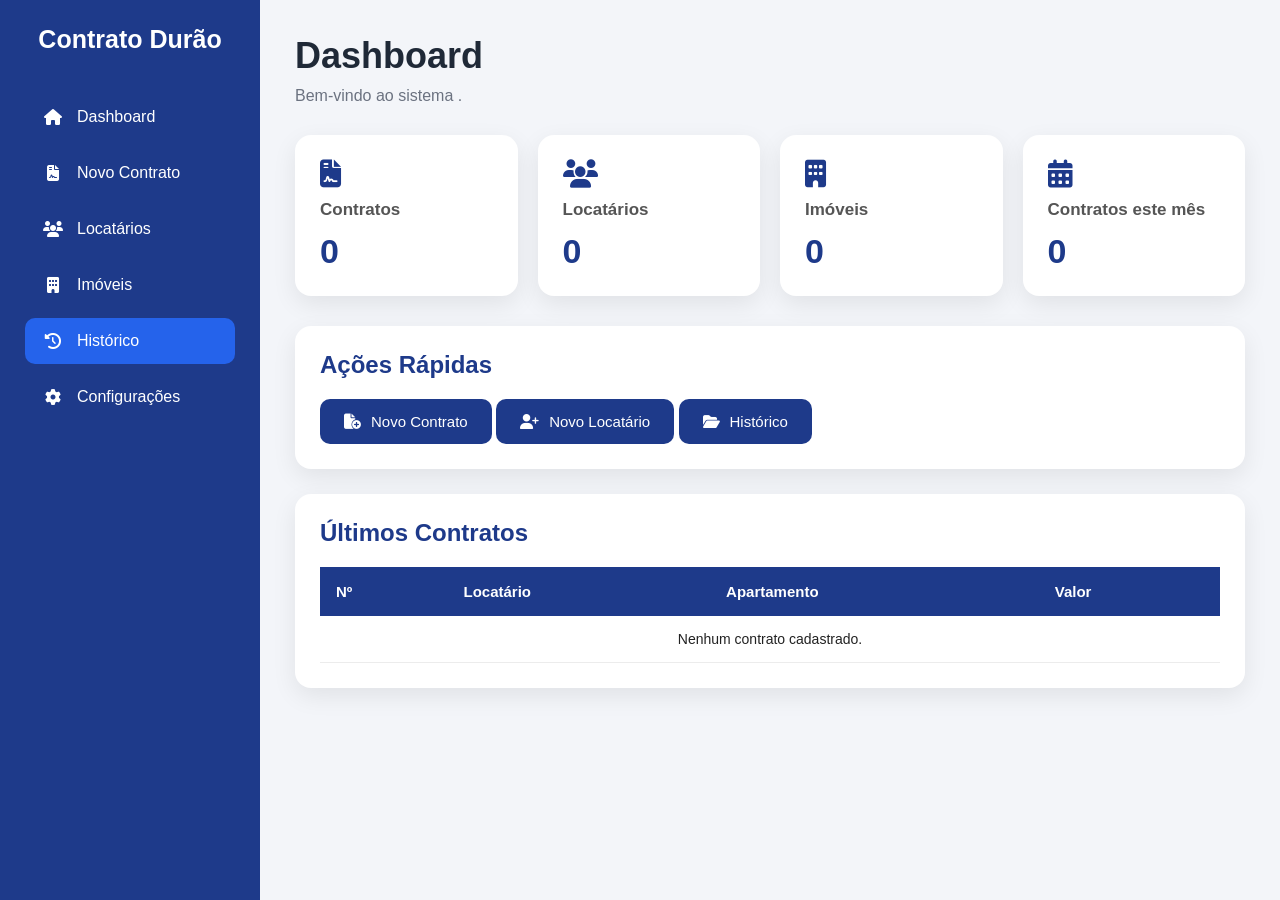
<file: index.html>
<!DOCTYPE html>
<html lang="pt-BR">

<head>
    <meta charset="UTF-8">
    <meta name="viewport" content="width=device-width, initial-scale=1.0">
    <title>Contratos Durão - Dashboard</title>

    <link rel="stylesheet" href="css/style.css">

    <link rel="stylesheet"
        href="https://cdnjs.cloudflare.com/ajax/libs/font-awesome/6.7.2/css/all.min.css">
</head>

<body>

    <button class="menu-toggle" onclick="toggleMenu()">
    <i class="fa-solid fa-bars"></i>
</button>



<div class="sidebar">

        <h2>Contrato Durão</h2>

        <ul>

            <li>
                <a href="index.html">
                    <i class="fa-solid fa-house"></i>
                    Dashboard
                </a>
            </li>

            <li>
                <a href="novo.html">
                    <i class="fa-solid fa-file-contract"></i>
                    Novo Contrato
                </a>
            </li>

            <li>
                <a href="locatarios.html">
                    <i class="fa-solid fa-users"></i>
                    Locatários
                </a>
            </li>

            <li>
    <a href="imoveis.html">
        <i class="fa-solid fa-building"></i>
        Imóveis
    </a>
</li>

<li class="active">
                <a href="historico.html">
                    <i class="fa-solid fa-clock-rotate-left"></i>
                    Histórico
                </a>
            </li>

            <li>
                <a href="configuracoes.html">
                    <i class="fa-solid fa-gear"></i>
                    Configurações
                </a>
            </li>

        </ul>

    </div>




    <div class="overlay" onclick="fecharMenu()"></div>


    <div class="content">

        <h1>Dashboard</h1>

        <p class="subtitle">
            Bem-vindo ao sistema <strong></strong>.
        </p>



        <div class="cards">

            <div class="info-card">
                <i class="fa-solid fa-file-contract"></i>

                <h3>Contratos</h3>

                <span id="totalContratos">0</span>

            </div>

            <div class="info-card">

                <i class="fa-solid fa-users"></i>

                <h3>Locatários</h3>

                <span id="totalLocatarios">0</span>

            </div>

            <div class="info-card">

                <i class="fa-solid fa-building"></i>

                <h3>Imóveis</h3>

                <span id="totalImoveis">0</span>

            </div>

            <div class="info-card">

                <i class="fa-solid fa-calendar-days"></i>

                <h3>Contratos este mês</h3>

                <span id="contratosMes">0</span>

            </div>

        </div>

   

        <div class="card">

            <h2>Ações Rápidas</h2>

            <div class="botoes">

                <a href="novo.html" class="btn">
                    <i class="fa-solid fa-file-circle-plus"></i>
                    Novo Contrato
                </a>

                <a href="locatarios.html" class="btn">
                    <i class="fa-solid fa-user-plus"></i>
                    Novo Locatário
                </a>

                <a href="historico.html" class="btn">
                    <i class="fa-solid fa-folder-open"></i>
                    Histórico
                </a>

            </div>

        </div>



        <div class="card">

            <h2>Últimos Contratos</h2>

            <table>

                <thead>

                    <tr>

                        <th>Nº</th>
                        <th>Locatário</th>
                        <th>Apartamento</th>
                        <th>Valor</th>

                    </tr>

                </thead>

                <tbody id="ultimosContratos">

                    <tr>

                        <td colspan="4" style="text-align:center">

                            Nenhum contrato cadastrado.

                        </td>

                    </tr>

                </tbody>

            </table>

        </div>

    </div>

    <script src="js/script.js"></script>

</body>

</html>
</file>
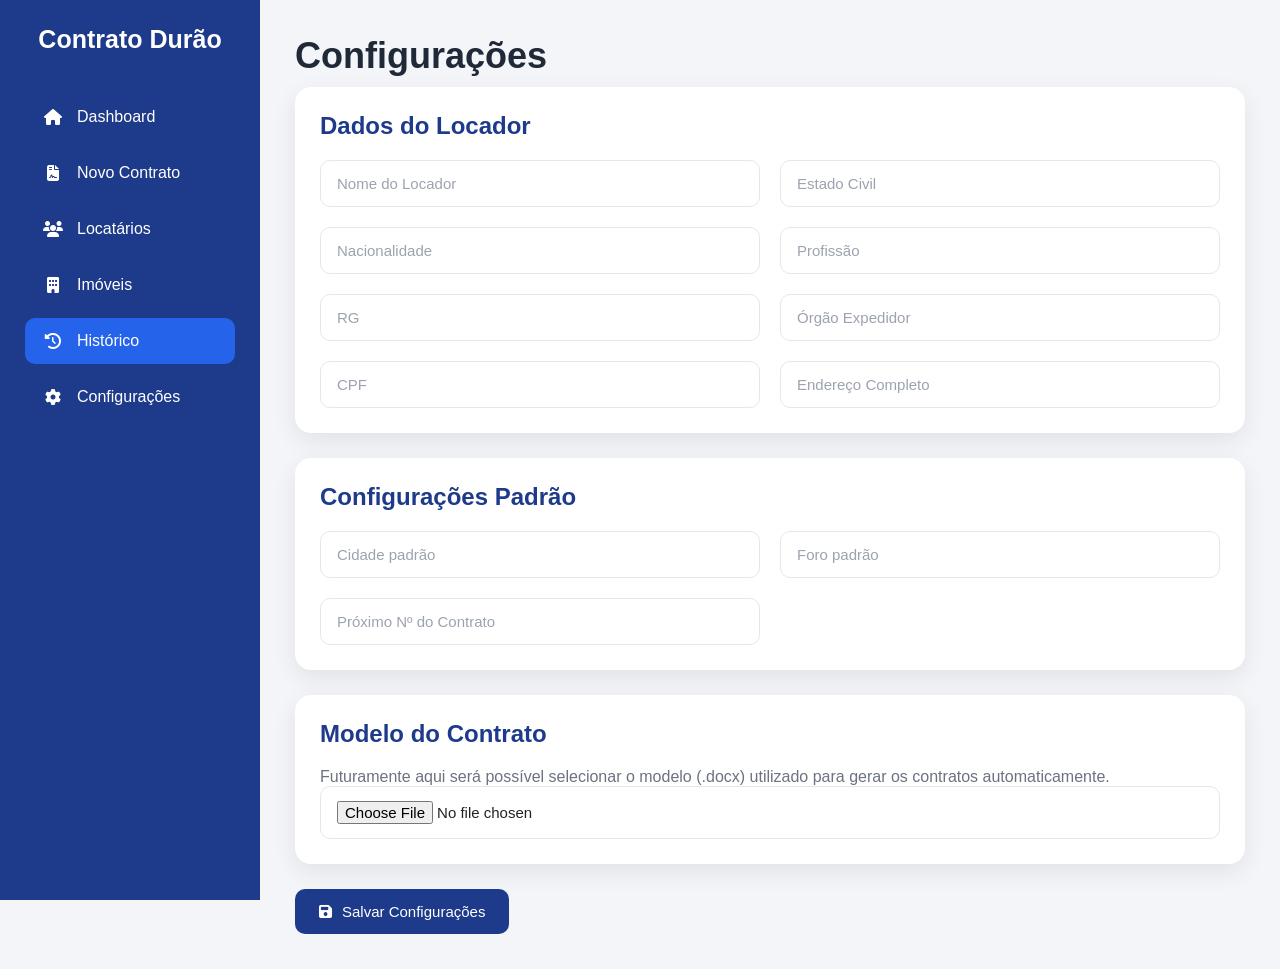
<file: configuracoes.html>
<!DOCTYPE html>
<html lang="pt-BR">

<head>

    <meta charset="UTF-8">
    <meta name="viewport" content="width=device-width, initial-scale=1.0">

    <title>Contrats Durãos - Configurações</title>

    <link rel="stylesheet" href="css/style.css">

    <link rel="stylesheet"
        href="https://cdnjs.cloudflare.com/ajax/libs/font-awesome/6.7.2/css/all.min.css">

</head>

<body>

    <button class="menu-toggle" onclick="toggleMenu()">
    <i class="fa-solid fa-bars"></i>
</button>



<div class="sidebar">

        <h2>Contrato Durão</h2>

        <ul>

            <li>
                <a href="index.html">
                    <i class="fa-solid fa-house"></i>
                    Dashboard
                </a>
            </li>

            <li>
                <a href="novo.html">
                    <i class="fa-solid fa-file-contract"></i>
                    Novo Contrato
                </a>
            </li>

            <li>
                <a href="locatarios.html">
                    <i class="fa-solid fa-users"></i>
                    Locatários
                </a>
            </li>

            <li>
    <a href="imoveis.html">
        <i class="fa-solid fa-building"></i>
        Imóveis
    </a>
</li>

<li class="active">
                <a href="historico.html">
                    <i class="fa-solid fa-clock-rotate-left"></i>
                    Histórico
                </a>
            </li>

            <li>
                <a href="configuracoes.html">
                    <i class="fa-solid fa-gear"></i>
                    Configurações
                </a>
            </li>

        </ul>

    </div>



    <div class="content">

        <h1>Configurações</h1>



        <div class="card">

            <h2>Dados do Locador</h2>

            <div class="grid">

                <input id="locadorNome" placeholder="Nome do Locador">

                <input id="locadorEstadoCivil" placeholder="Estado Civil">

                <input id="locadorNacionalidade" placeholder="Nacionalidade">

                <input id="locadorProfissao" placeholder="Profissão">

                <input id="locadorRG" placeholder="RG">

                <input id="locadorOrgao" placeholder="Órgão Expedidor">

                <input id="locadorCPF" placeholder="CPF">

                <input id="locadorEndereco" placeholder="Endereço Completo">

            </div>

        </div>



        <div class="card">

            <h2>Configurações Padrão</h2>

            <div class="grid">

                <input id="cidadePadrao" placeholder="Cidade padrão">

                <input id="foroPadrao" placeholder="Foro padrão">

                <input id="numeroInicial" type="number" placeholder="Próximo Nº do Contrato">

            </div>

        </div>

   

        <div class="card">

            <h2>Modelo do Contrato</h2>

            <p>

                Futuramente aqui será possível selecionar o modelo (.docx)
                utilizado para gerar os contratos automaticamente.

            </p>

            <input type="file">

        </div>



        <button onclick="salvarConfiguracoes()">

            <i class="fa-solid fa-floppy-disk"></i>

            Salvar Configurações

        </button>

    </div>

    <script src="js/script.js"></script>

</body>

</html>
</file>
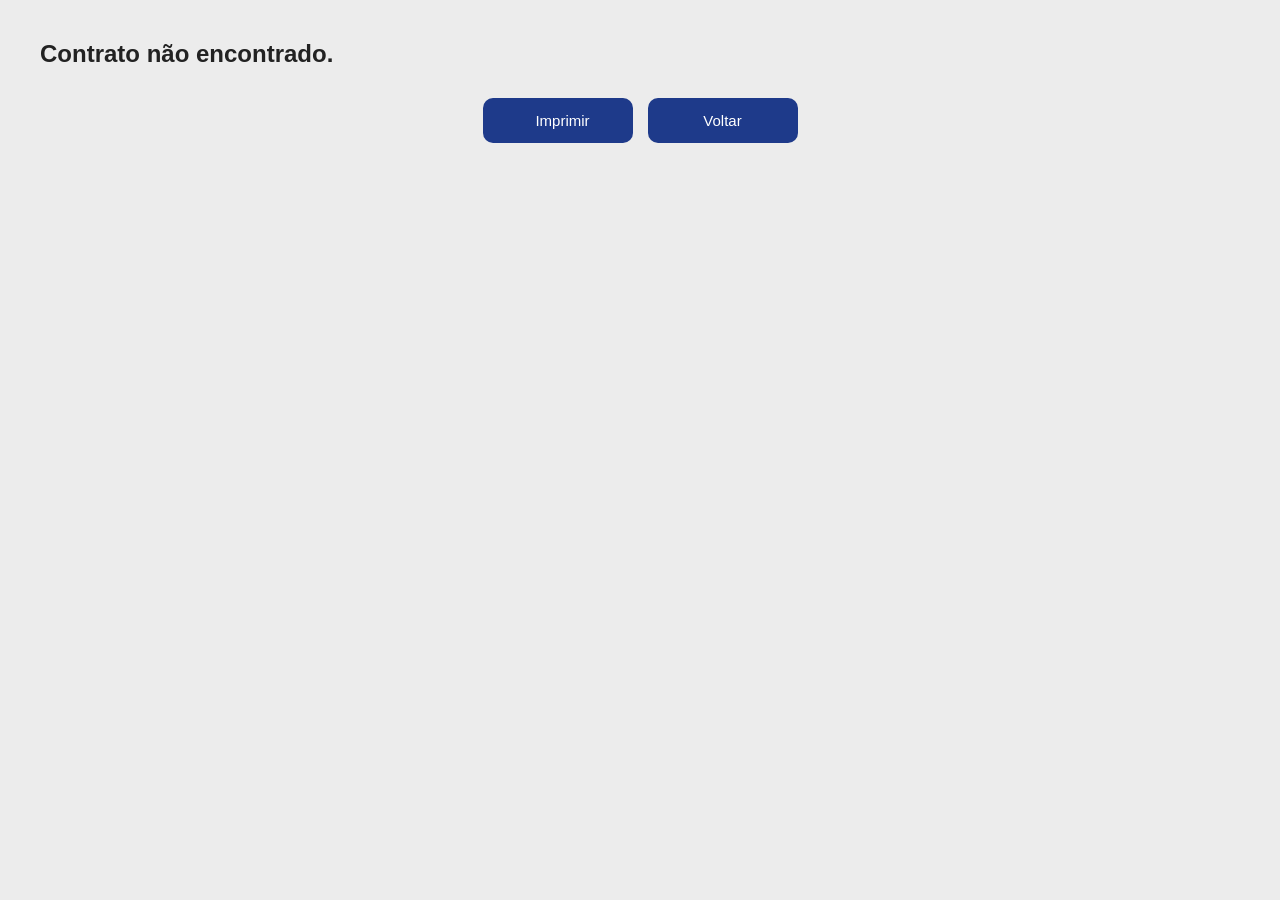
<file: contrato.html>
<!DOCTYPE html>
<html lang="pt-BR">

<head>

    <meta charset="UTF-8">

    <meta name="viewport" content="width=device-width, initial-scale=1.0">

    <title>Contratos</title>

    <link rel="stylesheet" href="css/style.css">

</head>

<body class="pagina-contrato">

    <div id="conteudoContrato"></div>

    <div class="acoes-contrato">

    <button
        class="btn-primary"
        onclick="window.print()">

        <i class="fa-solid fa-print"></i>

        Imprimir

    </button>

    <a href="novo.html">

           <button
        class="btn-secondary"
        onclick="history.back()">

        Voltar

    </button>

    </a>

</div>

    <script src="js/script.js"></script>

</body>

</html>
</file>
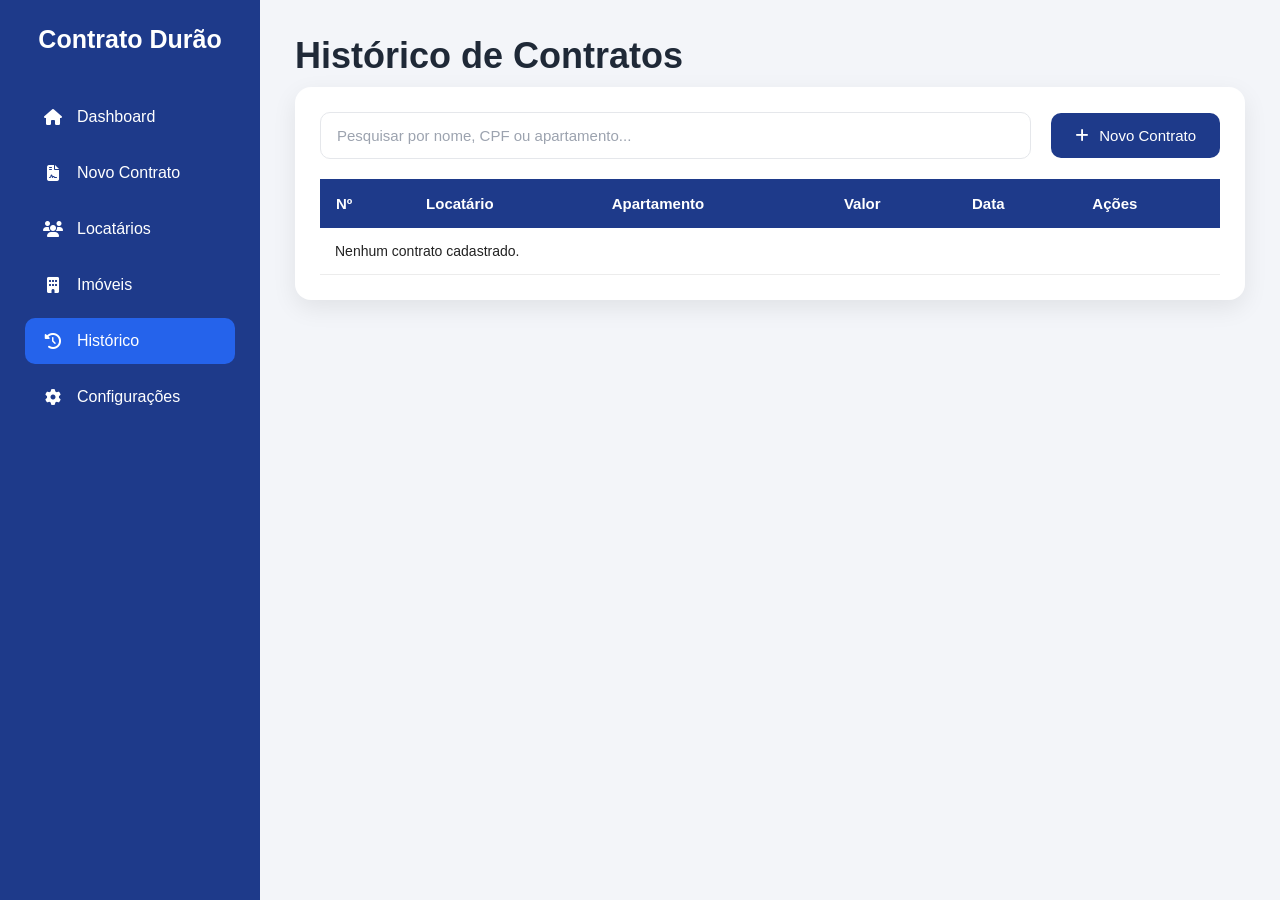
<file: historico.html>
<!DOCTYPE html>
<html lang="pt-BR">

<head>
    <meta charset="UTF-8">
    <meta name="viewport" content="width=device-width, initial-scale=1.0">
    <title>Contrato Durãos - Histórico</title>

    <link rel="stylesheet" href="css/style.css">

    <link rel="stylesheet"
        href="https://cdnjs.cloudflare.com/ajax/libs/font-awesome/6.7.2/css/all.min.css">
</head>

<body>

    <button class="menu-toggle" onclick="toggleMenu()">
    <i class="fa-solid fa-bars"></i>
</button>



    <div class="sidebar">

        <h2>Contrato Durão</h2>

        <ul>

            <li>
                <a href="index.html">
                    <i class="fa-solid fa-house"></i>
                    Dashboard
                </a>
            </li>

            <li>
                <a href="novo.html">
                    <i class="fa-solid fa-file-contract"></i>
                    Novo Contrato
                </a>
            </li>

            <li>
                <a href="locatarios.html">
                    <i class="fa-solid fa-users"></i>
                    Locatários
                </a>
            </li>

            <li>
    <a href="imoveis.html">
        <i class="fa-solid fa-building"></i>
        Imóveis
    </a>
</li>

<li class="active">
                <a href="historico.html">
                    <i class="fa-solid fa-clock-rotate-left"></i>
                    Histórico
                </a>
            </li>

            <li>
                <a href="configuracoes.html">
                    <i class="fa-solid fa-gear"></i>
                    Configurações
                </a>
            </li>

        </ul>

    </div>



    <div class="content">

        <h1>Histórico de Contratos</h1>

        <div class="card">

            <div style="display:flex;justify-content:space-between;align-items:center;margin-bottom:20px;gap:20px;flex-wrap:wrap;">

                <input
                    type="text"
                    id="pesquisaContrato"
                    placeholder="Pesquisar por nome, CPF ou apartamento..."
                    style="flex:1;">

                <a href="novo.html" class="btn">
                    <i class="fa-solid fa-plus"></i>
                    Novo Contrato
                </a>

            </div>

            <table>

                <thead>

                    <tr>

                        <th>Nº</th>
                        <th>Locatário</th>
                        <th>Apartamento</th>
                        <th>Valor</th>
                        <th>Data</th>
                        <th>Ações</th>

                    </tr>

                </thead>

                <tbody id="tabelaHistorico">

                    <tr>

                        <td colspan="6" style="text-align:center">

                            Nenhum contrato encontrado.

                        </td>

                    </tr>

                </tbody>

            </table>

        </div>

    </div>

    <script src="js/script.js"></script>

</body>

</html>
</file>
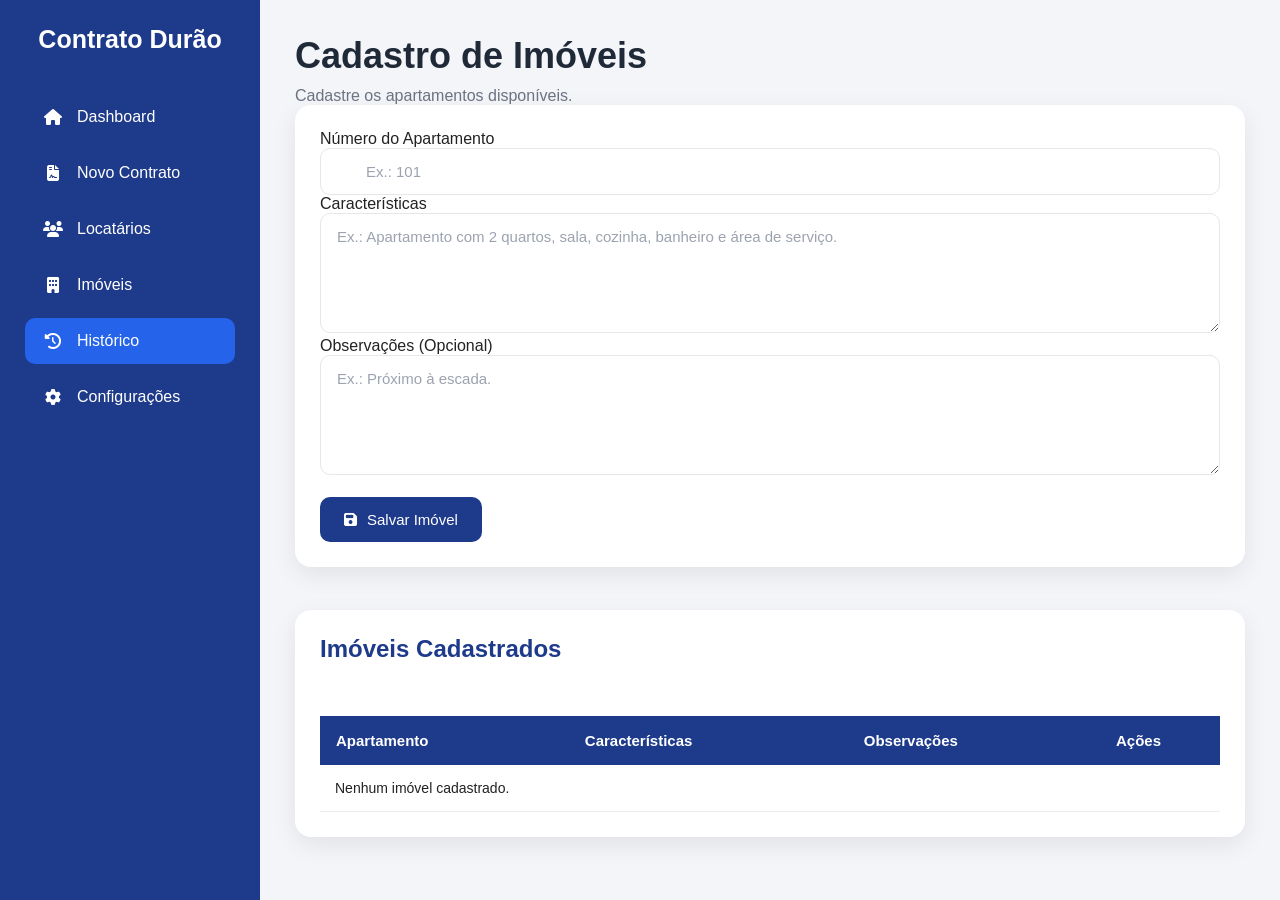
<file: imoveis.html>
<!DOCTYPE html>
<html lang="pt-BR">

<head>

    <meta charset="UTF-8">
    <meta name="viewport" content="width=device-width, initial-scale=1.0">

    <title>Imóveis | Contratos Durão</title>

    <link rel="stylesheet" href="css/style.css">

    <link rel="stylesheet"
        href="https://cdnjs.cloudflare.com/ajax/libs/font-awesome/6.5.2/css/all.min.css">

</head>

<body>

    <button class="menu-toggle" onclick="toggleMenu()">
    <i class="fa-solid fa-bars"></i>
</button>




    <div class="sidebar">

        <h2>Contrato Durão</h2>

        <ul>

            <li>
                <a href="index.html">
                    <i class="fa-solid fa-house"></i>
                    Dashboard
                </a>
            </li>

            <li>
                <a href="novo.html">
                    <i class="fa-solid fa-file-contract"></i>
                    Novo Contrato
                </a>
            </li>

            <li>
                <a href="locatarios.html">
                    <i class="fa-solid fa-users"></i>
                    Locatários
                </a>
            </li>

            <li>
    <a href="imoveis.html">
        <i class="fa-solid fa-building"></i>
        Imóveis
    </a>
</li>

<li class="active">
                <a href="historico.html">
                    <i class="fa-solid fa-clock-rotate-left"></i>
                    Histórico
                </a>
            </li>

            <li>
                <a href="configuracoes.html">
                    <i class="fa-solid fa-gear"></i>
                    Configurações
                </a>
            </li>

        </ul>

    </div>



    <main class="content">

        <div class="page-header">

            <h1>Cadastro de Imóveis</h1>

            <p>Cadastre os apartamentos disponíveis.</p>

        </div>



        <div class="card">

            <div class="form-grid">

                <div class="input-group">

                    <label>Número do Apartamento</label>

                    <input
                        type="text"
                        id="numeroApartamento"
                        placeholder="Ex.: 101">

                </div>

                <div class="input-group">

                    <label>Características</label>

                    <textarea
                        id="caracteristicas"
                        rows="5"
                        placeholder="Ex.: Apartamento com 2 quartos, sala, cozinha, banheiro e área de serviço."></textarea>

                </div>

                <div class="input-group">

                    <label>Observações (Opcional)</label>

                    <textarea
                        id="observacoes"
                        rows="3"
                        placeholder="Ex.: Próximo à escada."></textarea>

                </div>

            </div>

            <br>

            <button class="btn-primary" onclick="salvarImovel()">

                <i class="fa-solid fa-floppy-disk"></i>

                Salvar Imóvel

            </button>

        </div>

        <br>

       

        <div class="card">

            <h2>Imóveis Cadastrados</h2>

            <br>

            <table>

                <thead>

                    <tr>

                        <th>Apartamento</th>

                        <th>Características</th>

                        <th>Observações</th>

                        <th width="120">Ações</th>

                    </tr>

                </thead>

                <tbody id="tabelaImoveis">

                    <tr>

                        <td colspan="4" style="text-align:center">

                            Nenhum imóvel cadastrado.

                        </td>

                    </tr>

                </tbody>

            </table>

        </div>

    </main>

    <script src="js/script.js"></script>

</body>

</html>
</file>
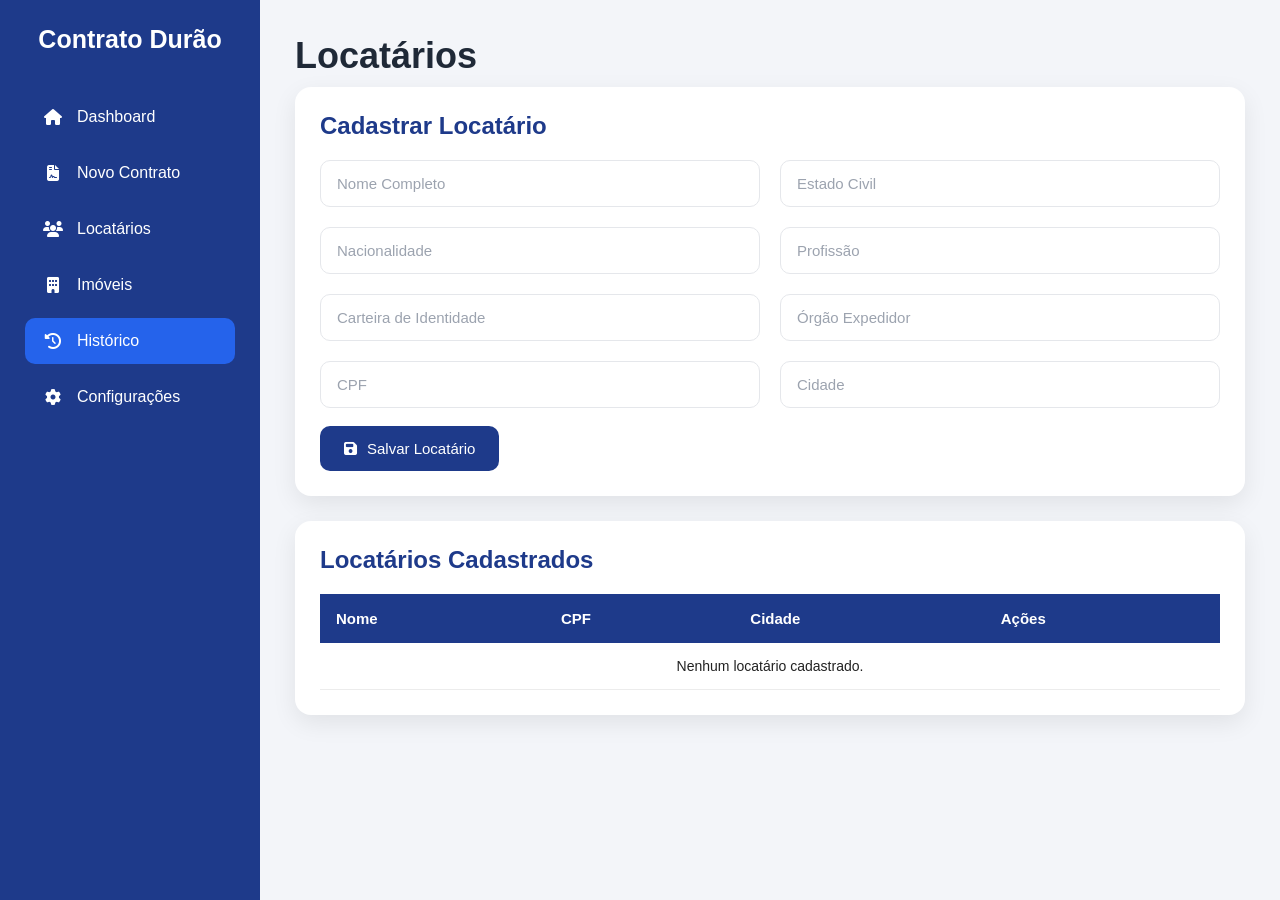
<file: locatarios.html>
<!DOCTYPE html>
<html lang="pt-BR">

<head>
    <meta charset="UTF-8">
    <meta name="viewport" content="width=device-width, initial-scale=1.0">
    <title>Contratos Durão - Locatários</title>

    <link rel="stylesheet" href="css/style.css">

    <link rel="stylesheet"
        href="https://cdnjs.cloudflare.com/ajax/libs/font-awesome/6.7.2/css/all.min.css">
</head>

<body>

    <button class="menu-toggle" onclick="toggleMenu()">
    <i class="fa-solid fa-bars"></i>
</button>


    <div class="sidebar">

        <h2>Contrato Durão</h2>

        <ul>

            <li>
                <a href="index.html">
                    <i class="fa-solid fa-house"></i>
                    Dashboard
                </a>
            </li>

            <li>
                <a href="novo.html">
                    <i class="fa-solid fa-file-contract"></i>
                    Novo Contrato
                </a>
            </li>

            <li>
                <a href="locatarios.html">
                    <i class="fa-solid fa-users"></i>
                    Locatários
                </a>
            </li>

            <li>
    <a href="imoveis.html">
        <i class="fa-solid fa-building"></i>
        Imóveis
    </a>
</li>

<li class="active">
                <a href="historico.html">
                    <i class="fa-solid fa-clock-rotate-left"></i>
                    Histórico
                </a>
            </li>

            <li>
                <a href="configuracoes.html">
                    <i class="fa-solid fa-gear"></i>
                    Configurações
                </a>
            </li>

        </ul>

    </div>

    

    <div class="content">

        <h1>Locatários</h1>

        <div class="card">

            <h2>Cadastrar Locatário</h2>

            <div class="grid">

                <input id="nome" type="text" placeholder="Nome Completo">

                <input id="estadoCivil" type="text" placeholder="Estado Civil">

                <input id="nacionalidade" type="text" placeholder="Nacionalidade">

                <input id="profissao" type="text" placeholder="Profissão">

                <input id="rg" type="text" placeholder="Carteira de Identidade">

                <input id="orgao" type="text" placeholder="Órgão Expedidor">

                <input id="cpf" type="text" placeholder="CPF">

                <input id="cidade" type="text" placeholder="Cidade">

            </div>

            <br>

            <button onclick="salvarLocatario()">

                <i class="fa-solid fa-floppy-disk"></i>

                Salvar Locatário

            </button>

        </div>

        <div class="card">

            <h2>Locatários Cadastrados</h2>

            <table>

                <thead>

                    <tr>

                        <th>Nome</th>
                        <th>CPF</th>
                        <th>Cidade</th>
                        <th>Ações</th>

                    </tr>

                </thead>

                <tbody id="tabelaLocatarios">

                    <tr>

                        <td colspan="4" style="text-align:center">

                            Nenhum locatário cadastrado.

                        </td>

                    </tr>

                </tbody>

            </table>

        </div>

    </div>

    <script src="js/script.js"></script>

</body>

</html>
</file>
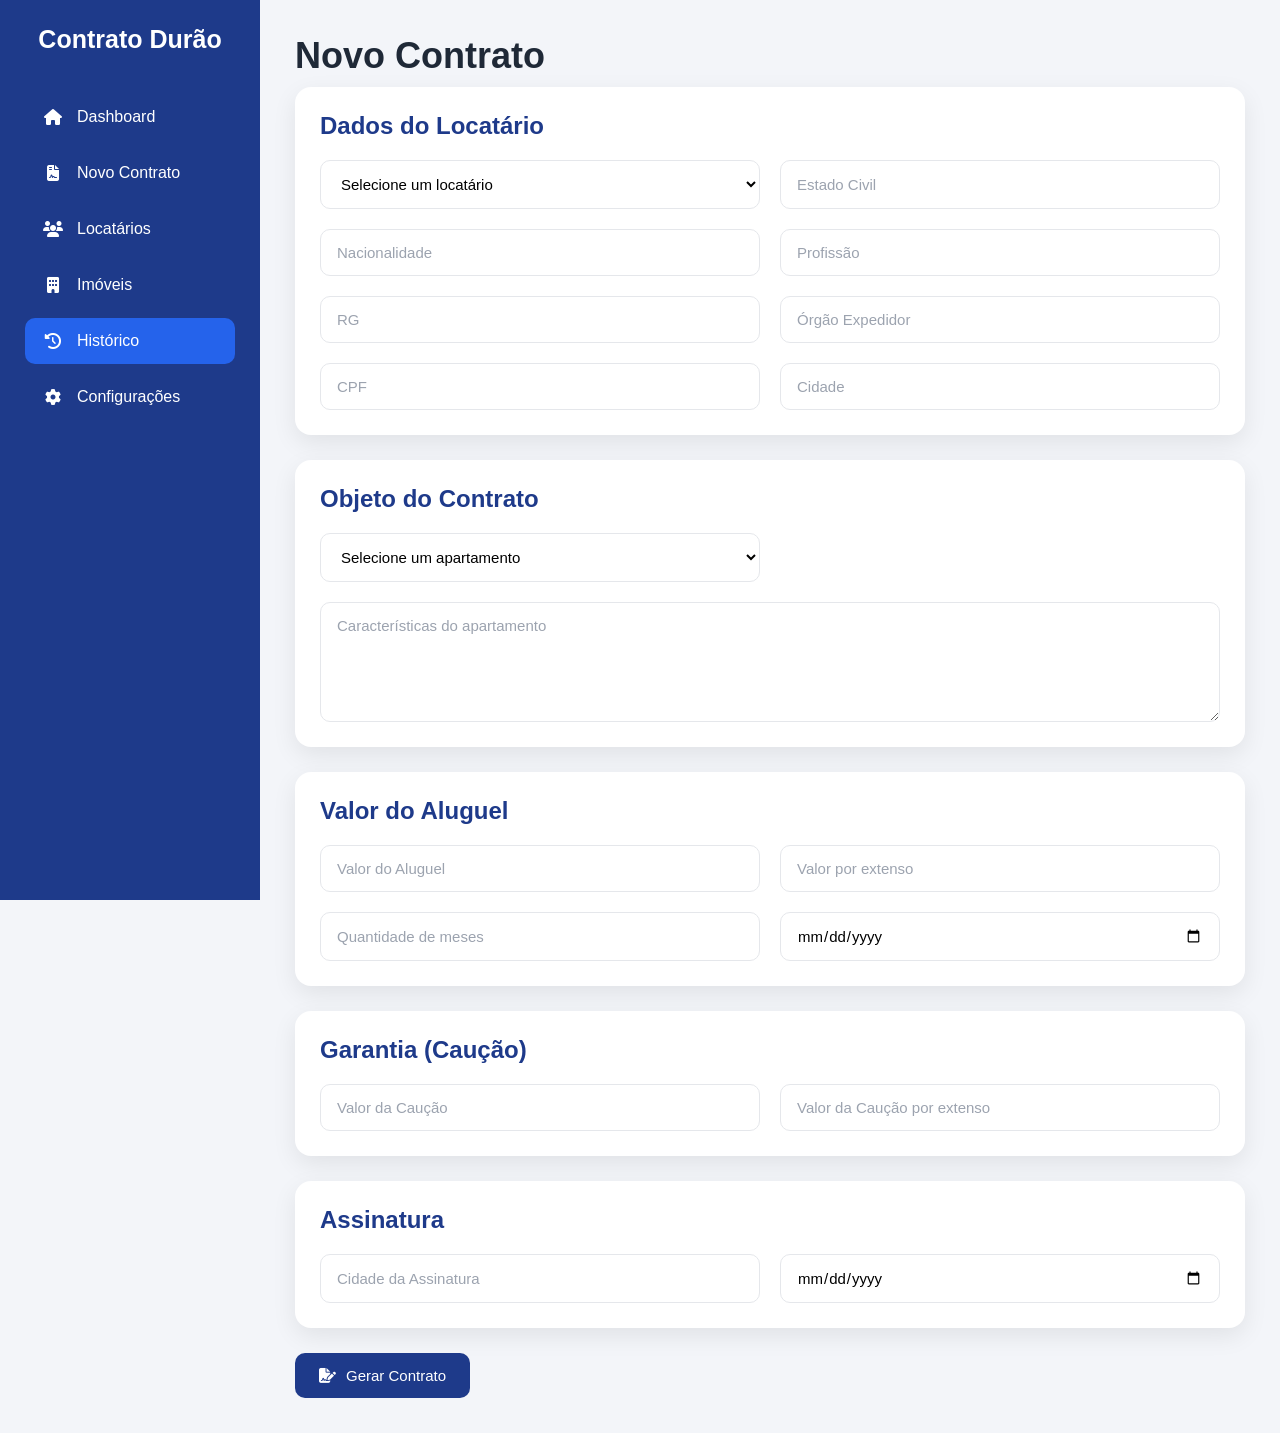
<file: novo.html>
<!DOCTYPE html>
<html lang="pt-BR">

<head>
    <meta charset="UTF-8">
    <meta name="viewport" content="width=device-width, initial-scale=1.0">
    <title>Contrato Durãos - Novo Contrato</title>

    <link rel="stylesheet" href="css/style.css">

    <link rel="stylesheet"
        href="https://cdnjs.cloudflare.com/ajax/libs/font-awesome/6.7.2/css/all.min.css">
</head>

<body>

    <button class="menu-toggle" onclick="toggleMenu()">
    <i class="fa-solid fa-bars"></i>
</button>



    <div class="sidebar">

        <h2>Contrato Durão</h2>

        <ul>

            <li>
                <a href="index.html">
                    <i class="fa-solid fa-house"></i>
                    Dashboard
                </a>
            </li>

            <li>
                <a href="novo.html">
                    <i class="fa-solid fa-file-contract"></i>
                    Novo Contrato
                </a>
            </li>

            <li>
                <a href="locatarios.html">
                    <i class="fa-solid fa-users"></i>
                    Locatários
                </a>
            </li>

            <li>
    <a href="imoveis.html">
        <i class="fa-solid fa-building"></i>
        Imóveis
    </a>
</li>

<li class="active">
                <a href="historico.html">
                    <i class="fa-solid fa-clock-rotate-left"></i>
                    Histórico
                </a>
            </li>

            <li>
                <a href="configuracoes.html">
                    <i class="fa-solid fa-gear"></i>
                    Configurações
                </a>
            </li>

        </ul>

    </div>



    <div class="content">

        <h1>Novo Contrato</h1>

        <form id="formContrato">

         

            <div class="card">

                <h2>Dados do Locatário</h2>

                <div class="grid">

                    <select id="locatario" onchange="selecionarLocatario()">
                      <option value="">Selecione um locatário</option>
                    </select>

                    <input id="estadoCivil" type="text" placeholder="Estado Civil" readonly>

                    <input id="nacionalidade" type="text" placeholder="Nacionalidade" readonly>

                    <input id="profissao" type="text" placeholder="Profissão" readonly>

                    <input id="rg" type="text" placeholder="RG" readonly>

                    <input id="orgao" type="text" placeholder="Órgão Expedidor" readonly>

                    <input id="cpf" type="text" placeholder="CPF" readonly>

                    <input id="cidade" type="text" placeholder="Cidade"readonly>

                </div>

            </div>

        

            <div class="card">

                <h2>Objeto do Contrato</h2>

                <div class="grid">

                    <select id="apartamento" onchange="selecionarImovel()">

                     <option value="">Selecione um apartamento</option>

                    </select>

                    <textarea id="caracteristicas"
                        placeholder="Características do apartamento" readonly></textarea>

                </div>

            </div>

        

<div class="card">

    <h2>Valor do Aluguel</h2>

    <div class="grid">

        <input
            id="valorAluguel"
            type="number"
            placeholder="Valor do Aluguel">

        <input
            id="valorExtenso"
            type="text"
            placeholder="Valor por extenso">

        <input
            id="meses"
            type="number"
            placeholder="Quantidade de meses">

        <input
            id="dataInicio"
            type="date">

    </div>

</div>



<div class="card">

    <h2>Garantia (Caução)</h2>

    <div class="grid">

        <input
            id="valorCaucao"
            type="number"
            placeholder="Valor da Caução">

        <input
            id="caucaoExtenso"
            type="text"
            placeholder="Valor da Caução por extenso">

    </div>

</div>



<div class="card">

    <h2>Assinatura</h2>

    <div class="grid">

        <input
            id="cidadeAssinatura"
            type="text"
            placeholder="Cidade da Assinatura">

        <input
            id="dataAssinatura"
            type="date">

    </div>

</div>

<button
    type="button"
    class="btn-primary"
    onclick="gerarContrato()">

    <i class="fa-solid fa-file-signature"></i>

    Gerar Contrato

</button>

        </form>

    </div>

   

    <div class="modal" id="modal">

        <div class="modal-box">

            <i class="fa-solid fa-circle-check sucesso"></i>

            <h2>Contrato Gerado!</h2>

            <p>O contrato foi salvo no histórico.</p>

            <button onclick="fechar()">
                Fechar
            </button>

        </div>

    </div>

    <script src="js/script.js"></script>

    <script>
    carregarSelectLocatarios();
    carregarSelectImoveis();
    </script>

</body>

</html>
</file>
<file: css/style.css>
*{
    margin:0;
    padding:0;
    box-sizing:border-box;
    font-family:'Segoe UI',Tahoma,Geneva,Verdana,sans-serif;
}

html{
    scroll-behavior:smooth;
}

body{
    background:#f3f5f9;
    color:#222;
    display:flex;
    min-height:100vh;
}



:root{

    --primary:#1E3A8A;
    --primary-hover:#2563EB;

    --background:#F3F5F9;

    --card:#FFFFFF;

    --border:#E5E7EB;

    --text:#222;

    --text-light:#6B7280;

    --shadow:0 8px 25px rgba(0,0,0,.08);

}



.sidebar{

    width:260px;

    background:var(--primary);

    color:#fff;

    position:fixed;

    top:0;

    left:0;

    height:100vh;

    padding:25px;

    overflow-y:auto;

    transition:.3s;

    z-index:1000;

}

.sidebar h2{

    text-align:center;

    margin-bottom:40px;

    font-size:25px;

    font-weight:700;

}

.sidebar ul{

    list-style:none;

}

.sidebar li{

    margin-bottom:10px;

}

.sidebar a{

    display:flex;

    align-items:center;

    gap:14px;

    color:white;

    text-decoration:none;

    padding:14px 18px;

    border-radius:10px;

    transition:.25s;

}

.sidebar a:hover{

    background:rgba(255,255,255,.12);

}

.sidebar .active a{

    background:var(--primary-hover);

}

.sidebar i{

    width:20px;

    text-align:center;

}



.content{

    margin-left:260px;

    width:calc(100% - 260px);

    padding:35px;

}

.content h1{

    font-size:36px;

    margin-bottom:10px;

}

.subtitle{

    color:var(--text-light);

    margin-bottom:30px;

}



.card{

    background:var(--card);

    border-radius:16px;

    padding:25px;

    margin-bottom:25px;

    box-shadow:var(--shadow);

}

.card h2{

    margin-bottom:20px;

    color:var(--primary);

}


.grid{

    display:grid;

    grid-template-columns:repeat(2,1fr);

    gap:20px;

}



input,
select,
textarea{

    width:100%;

    padding:14px 16px;

    border:1px solid var(--border);

    border-radius:10px;

    font-size:15px;

    outline:none;

    transition:.25s;

    background:white;

}

input:focus,
select:focus,
textarea:focus{

    border-color:var(--primary);

    box-shadow:0 0 0 4px rgba(37,99,235,.15);

}

textarea{

    resize:vertical;

    min-height:120px;

    grid-column:span 2;

}



button,
.btn{

    display:inline-flex;

    align-items:center;

    justify-content:center;

    gap:10px;

    padding:14px 24px;

    border:none;

    border-radius:10px;

    background:var(--primary);

    color:white;

    cursor:pointer;

    text-decoration:none;

    font-size:15px;

    transition:.25s;

}

button:hover,
.btn:hover{

    background:var(--primary-hover);

}

button i,
.btn i{

    font-size:15px;

}



.cards{

    display:grid;
    grid-template-columns:repeat(auto-fit,minmax(220px,1fr));
    gap:20px;
    margin-bottom:30px;

}

.info-card{

    background:#fff;

    border-radius:16px;

    padding:25px;

    box-shadow:var(--shadow);

    display:flex;

    flex-direction:column;

    gap:12px;

    transition:.25s;

}

.info-card:hover{

    transform:translateY(-4px);

}

.info-card i{

    font-size:28px;

    color:var(--primary);

}

.info-card h3{

    font-size:17px;

    color:#555;

    font-weight:600;

}

.info-card span{

    font-size:34px;

    font-weight:bold;

    color:var(--primary);

}



table{

    width:100%;

    border-collapse:collapse;

    margin-top:15px;

}

thead{

    background:var(--primary);

    color:#fff;

}

th{

    padding:16px;

    text-align:left;

    font-size:15px;

}

td{

    padding:15px;

    border-bottom:1px solid #ececec;

    font-size:14px;

}

tbody tr{

    transition:.2s;

}

tbody tr:hover{

    background:#f8f9fb;

}



.badge{

    display:inline-block;

    padding:6px 12px;

    border-radius:30px;

    font-size:12px;

    font-weight:bold;

}

.badge-success{

    background:#dcfce7;

    color:#166534;

}

.badge-danger{

    background:#fee2e2;

    color:#991b1b;

}

.badge-warning{

    background:#fef3c7;

    color:#92400e;

}



.actions{

    display:flex;

    gap:8px;

}

.btn-icon{

    width:38px;

    height:38px;

    display:flex;

    align-items:center;

    justify-content:center;

    border-radius:8px;

    border:none;

    cursor:pointer;

    color:white;

}

.btn-view{

    background:#2563eb;

}

.btn-edit{

    background:#f59e0b;

}

.btn-delete{

    background:#ef4444;

}

.btn-download{

    background:#22c55e;

}

.btn-icon:hover{

    filter:brightness(.9);

}



.modal{

    position:fixed;

    inset:0;

    background:rgba(0,0,0,.45);

    display:none;

    justify-content:center;

    align-items:center;

    padding:20px;

    z-index:3000;

}

.modal.active{

    display:flex;

}

.modal-box{

    width:100%;

    max-width:500px;

    background:white;

    border-radius:18px;

    padding:35px;

    text-align:center;

    animation:modal .25s ease;

}

@keyframes modal{

    from{

        opacity:0;

        transform:translateY(-20px);

    }

    to{

        opacity:1;

        transform:translateY(0);

    }

}

.sucesso{

    color:#22c55e;

    font-size:70px;

    margin-bottom:20px;

}



.menu-toggle{

    display:none;

    position:fixed;

    top:15px;

    left:15px;

    width:45px;

    height:45px;

    border:none;

    border-radius:10px;

    background:var(--primary);

    color:#fff;

    cursor:pointer;

    z-index:2001;

}

.overlay{

    position:fixed;

    inset:0;

    background:rgba(0,0,0,.45);

    display:none;

    z-index:999;

}

.overlay.active{

    display:block;

}



@media(max-width:900px){

    .menu-toggle{

        display:flex;

        align-items:center;

        justify-content:center;

    }

    .sidebar{

        left:-280px;

        width:250px;

    }

    .sidebar.active{

        left:0;

    }

    .content{

        width:100%;

        margin-left:0;

        padding:80px 20px 25px;

    }

    .grid{

        grid-template-columns:1fr;

    }

    textarea{

        grid-column:span 1;

    }

    .cards{

        grid-template-columns:1fr;

    }

}


@media(max-width:600px){

    h1{

        font-size:28px;

    }

    .card{

        padding:18px;

    }

    .info-card{

        padding:20px;

    }

    .info-card span{

        font-size:28px;

    }

    table{

        display:block;

        overflow-x:auto;

        white-space:nowrap;

    }

    button,
    .btn{

        width:100%;

    }

}


.card,
.info-card,
button,
.btn,
.sidebar a{

    transition:all .25s ease;

}

.card:hover{

    transform:translateY(-3px);

    box-shadow:0 15px 35px rgba(0,0,0,.08);

}

button:hover,
.btn:hover{

    transform:translateY(-2px);

}

button:active,
.btn:active{

    transform:scale(.98);

}


::-webkit-scrollbar{

    width:10px;
    height:10px;

}

::-webkit-scrollbar-track{

    background:#eef2f7;

}

::-webkit-scrollbar-thumb{

    background:#c3cad6;
    border-radius:30px;

}

::-webkit-scrollbar-thumb:hover{

    background:#9aa6b5;

}



h1{

    color:#1f2937;
    font-weight:700;

}

h2{

    font-weight:600;

}

p{

    color:#6b7280;

}



::placeholder{

    color:#9ca3af;

}



.input-group{

    position:relative;

}

.input-group i{

    position:absolute;

    top:50%;

    left:16px;

    transform:translateY(-50%);

    color:#9ca3af;

}

.input-group input{

    padding-left:45px;

}



.alert{

    padding:18px;

    border-radius:12px;

    margin-bottom:20px;

}

.alert-success{

    background:#dcfce7;

    color:#166534;

}

.alert-warning{

    background:#fef3c7;

    color:#92400e;

}

.alert-danger{

    background:#fee2e2;

    color:#991b1b;

}



.search{

    display:flex;

    gap:15px;

    margin-bottom:25px;

    flex-wrap:wrap;

}

.search input{

    flex:1;

}



.flex{

    display:flex;

    align-items:center;

}

.flex-between{

    display:flex;

    justify-content:space-between;

    align-items:center;

    gap:20px;

}

.flex-column{

    display:flex;

    flex-direction:column;

}



.mt-10{

    margin-top:10px;

}

.mt-20{

    margin-top:20px;

}

.mt-30{

    margin-top:30px;

}

.mb-10{

    margin-bottom:10px;

}

.mb-20{

    margin-bottom:20px;

}

.mb-30{

    margin-bottom:30px;

}



.login-container{

    width:100%;

    min-height:100vh;

    display:flex;

    justify-content:center;

    align-items:center;

    background:#f4f6fb;

}

.login-card{

    width:100%;

    max-width:420px;

    background:white;

    padding:40px;

    border-radius:20px;

    box-shadow:0 15px 35px rgba(0,0,0,.08);

}



.footer{

    margin-top:40px;

    text-align:center;

    color:#9ca3af;

    font-size:14px;

}



.loader{

    width:40px;

    height:40px;

    border:4px solid #e5e7eb;

    border-top:4px solid var(--primary);

    border-radius:50%;

    animation:spin 1s linear infinite;

}

@keyframes spin{

    to{

        transform:rotate(360deg);

    }

}



.fade{

    animation:fade .3s ease;

}

@keyframes fade{

    from{

        opacity:0;

    }

    to{

        opacity:1;

    }

}



@media(max-width:480px){

    .content{

        padding:75px 15px 20px;

    }

    .sidebar{

        width:220px;

    }

    .sidebar h2{

        font-size:22px;

    }

    .sidebar a{

        padding:12px;

        font-size:15px;

    }

    .card{

        border-radius:14px;

    }

    .modal-box{

        padding:25px;

    }

}

.topo-contrato{

    display:flex;

    justify-content:space-between;

    padding:20px;

    background:#fff;

    border-bottom:1px solid #ddd;

    position:sticky;

    top:0;

}

#conteudoContrato{

    padding:0;

    margin:0;

    background:transparent;

    min-height:auto;

    max-width:none;

}

.pagina-contrato{

    display:block;

    background:#ececec;

    padding:40px;

}

.contrato-container{

    width:210mm;

    min-height:297mm;

    margin:auto;

    background:#fff;

    padding:30mm 25mm;

    box-shadow:0 0 20px rgba(0,0,0,.15);

    box-sizing:border-box;

}

@media (max-width: 768px){

    .pagina-contrato{

        padding:0;

        background:#f4f4f4;

    }

    .contrato-container{

        width:100%;

        min-height:auto;

        margin:0;

        padding:25px;

        box-sizing:border-box;

        border-radius:0;

        box-shadow:none;

    }

    .contrato{

        font-size:16px;

        line-height:1.8;

    }

    .contrato h1{

        font-size:32px;

        line-height:1.2;

        word-break:break-word;

    }

    .contrato h2{

        font-size:22px;

        line-height:1.3;

    }

    .contrato h3{

        font-size:20px;

    }

    .acoes-contrato{

        flex-direction:column;

    }

    .acoes-contrato button{

        width:100%;

    }

}

.contrato{

    font-family:"Times New Roman", serif;

    font-size:15px;

    line-height:1.8;

    color:#000;

}

.contrato h1{

    font-size:28px;

    text-align:center;

    margin-bottom:8px;

}

.contrato h2{

    font-size:20px;

    text-align:center;

    margin-bottom:10px;

}

.contrato h3{

    margin-top:24px;

    margin-bottom:10px;

    font-size:17px;

}

.contrato p{

    text-align:justify;

    margin-bottom:10px;

}

.cabecalho{

    text-align:center;

    border-bottom:2px solid #222;

    padding-bottom:20px;

    margin-bottom:25px;

}

.acoes-contrato{

    display:flex;

    justify-content:center;

    gap:15px;

    margin-top:30px;

    padding-bottom:30px;

}

@media(max-width:768px){

    .acoes-contrato{

        flex-direction:column;

        position:sticky;

        bottom:0;

        background:white;

        padding:15px;

        box-shadow:0 -5px 15px rgba(0,0,0,.1);

    }

}

.acoes-contrato button{

    min-width:150px;

}

@page{

    size:A4;

    margin:18mm;

}

@media print{

    body{

        background:#fff;

        margin:0;

        padding:0;

    }

    .contrato-container{

        width:100%;

        min-height:auto;

        padding:0;

        margin:0;

        box-shadow:none;

    }

    .acoes-contrato{

        display:none;

    }

}


@media (max-width:768px){

    table{
        width:100%;
    }

    th{
        font-size:13px;
        padding:10px 6px;
    }

    td{
        font-size:13px;
        padding:9px 6px;
    }

}
</file>
